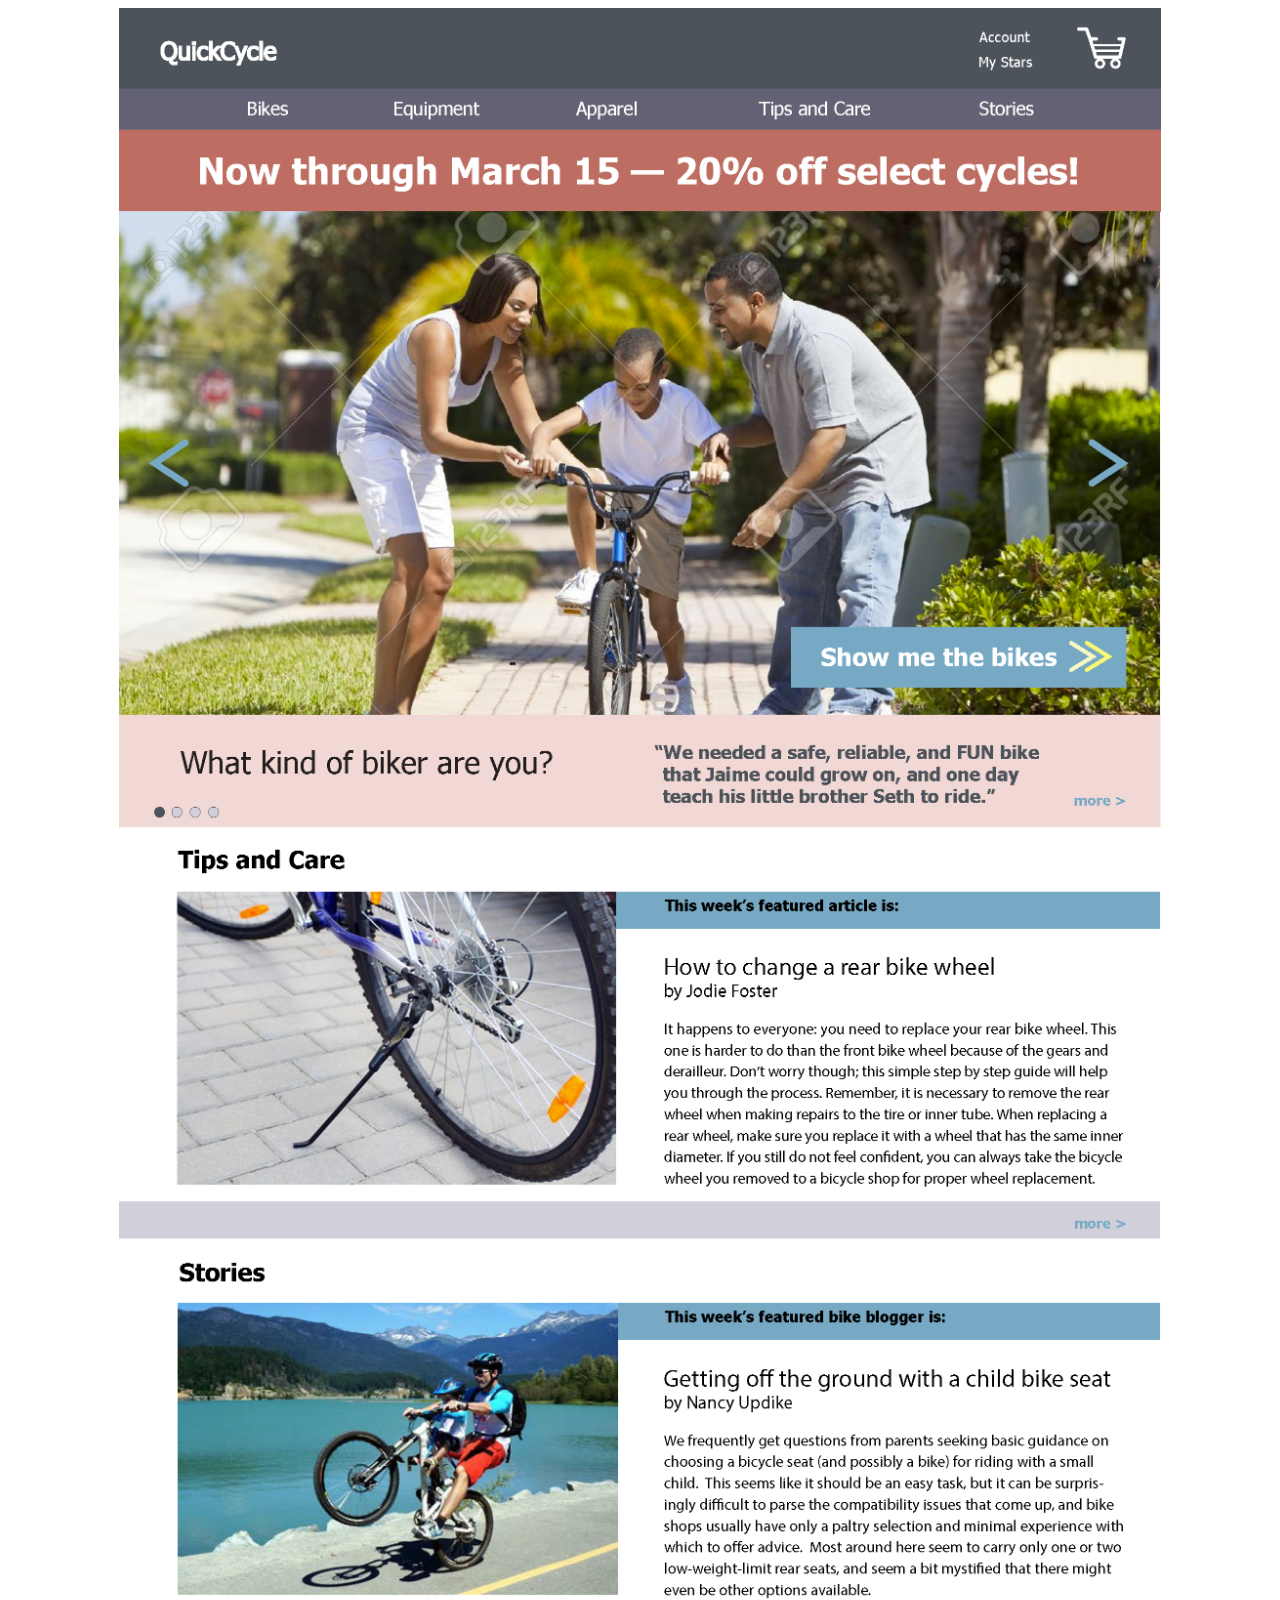
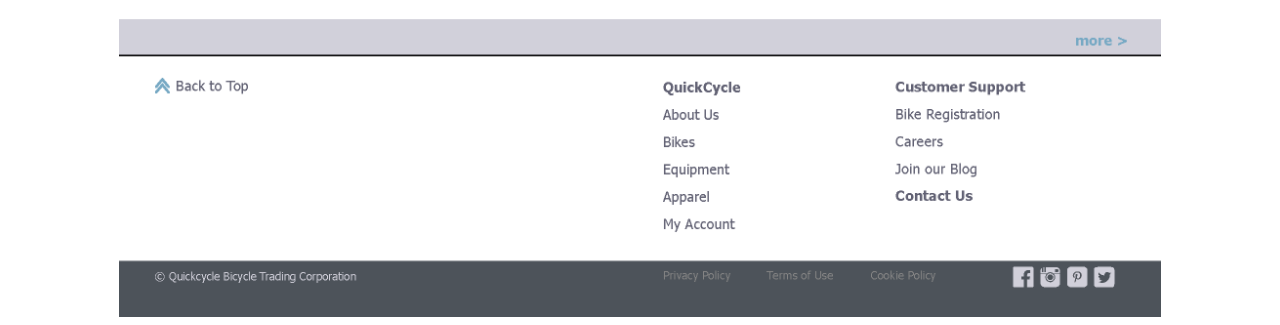
<file: index.html>
<DOCTYPE! html>
<html>
<head>
	<title>Quick Cycle</title>
	<link rel="stylesheet" type="text/css" href="stylesheet.css">

	<style type="text/css">
		a.btn-bike-category-2 {
			top: 780px;
			left: 953px;
			width: 54px;
			height: 25px;
		}

		a.btn-home-page-top {
			top: 1665px;
			left: 33px;
			width: 100px;
			height: 24px;
		}

		a.btn-bike-category-home {
			top: 620px;
			left: 675px;
			width: 335px;
			height: 60px;
		}

		a.btn-bike-search-homepage {
			top: 90px;
			left: 125px;
			width: 50px;
			height: 24px;
		}
	</style>
</head>

<body>
	<div class="page">
		<img src="images/homepage.png">

		<a class="btn-home-page" href="index.html">Home Page</a>
			<!--header logo-->
		<a class="btn-bike-search-homepage" href="bikesearch.html"> Bike Search </a>
			<!--"Bikes" in header bar-->
		<a class="btn-bike-category-home" href="bikecategory.html"> Kids' Bikes</a>
			<!--button on slider-->
		<a class="btn-bike-category-2" href="bikecategory.html"> Kids' Bikes</a>
			<!--more info-->
		<a class="btn-home-page-top" href="index.html">Home Page</a>
			<!--back to top-->
	</div>

</body>
</html>
</file>
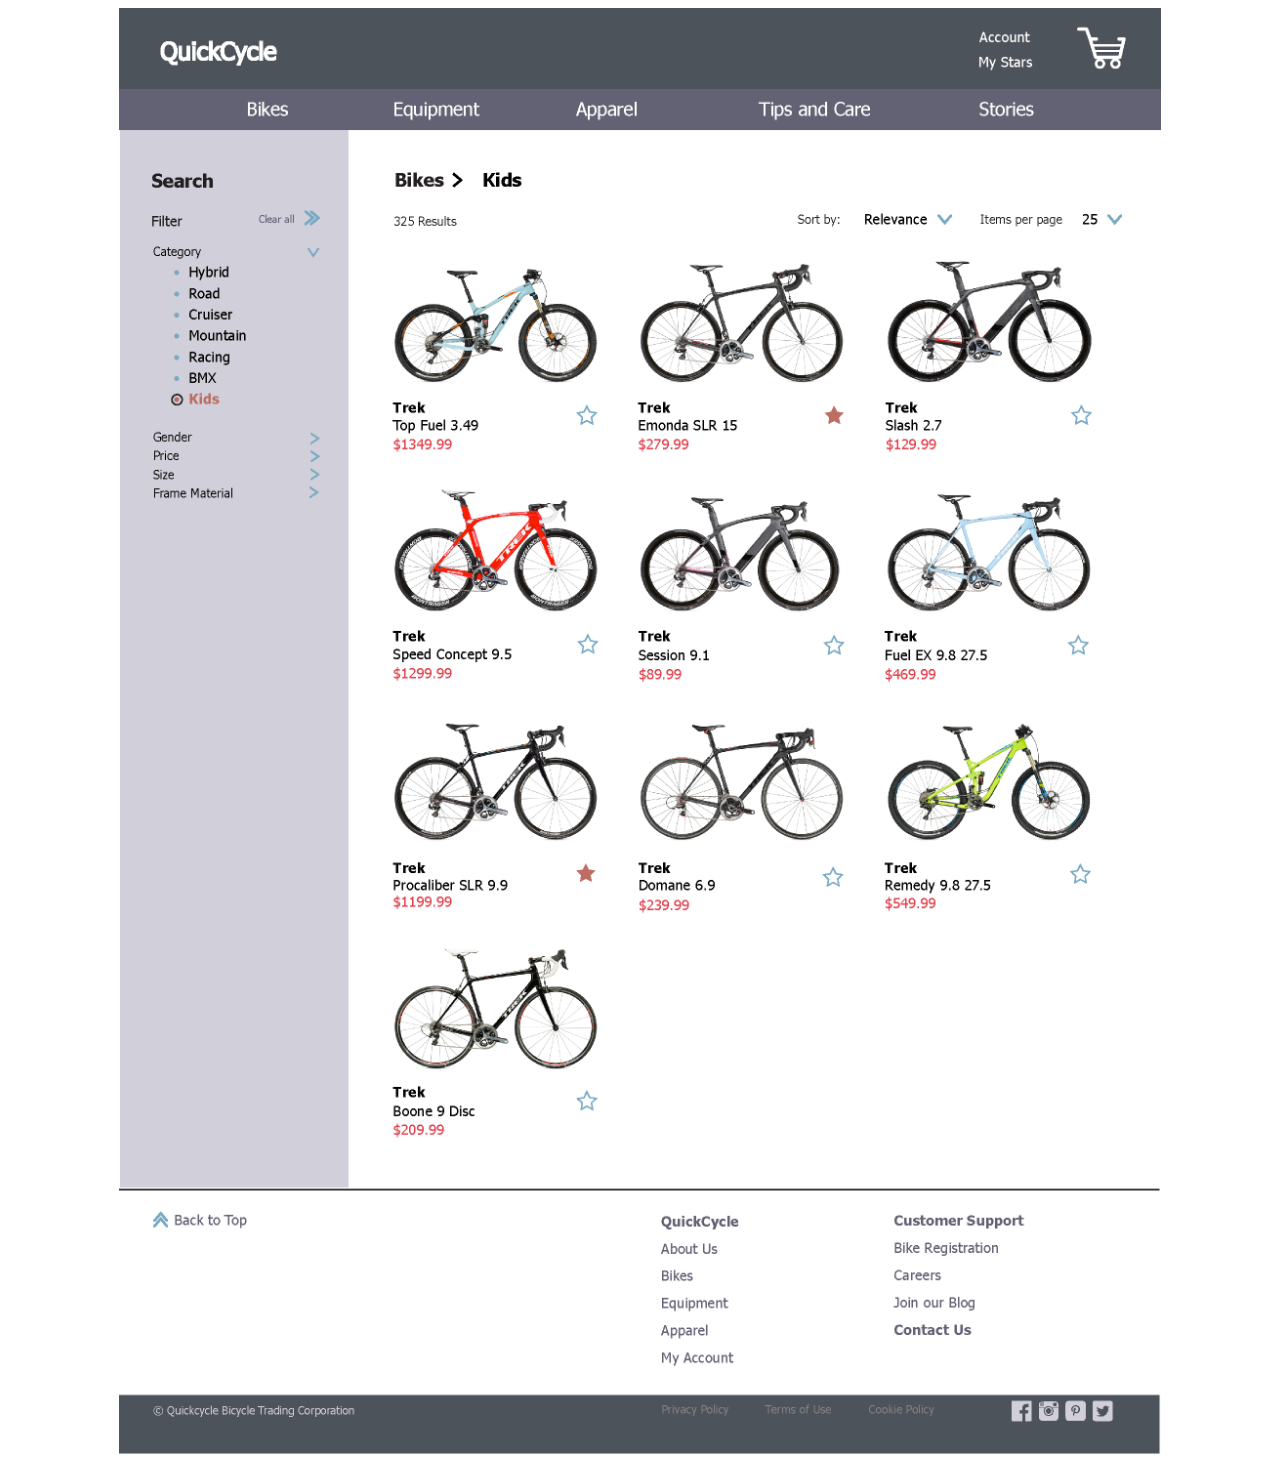
<file: bikecategory.html>
<!DOCTYPE html>
<html>
<head>
	<title>Kids' Bikes</title>
	<link rel="stylesheet" type="text/css" href="stylesheet.css">
	
	<style type="text/css">
		a.btn-bike-category-top {
			top: 1200px;
			left: 33px;
			width: 100px;
			height: 22px;
		}

	</style>

</head>

<body>
	<div class="page">
		<img src="images/bike_category.png">

		<a class="btn-home-page" href="index.html">Home Page</a>
			<!--Quickcycle logo-->
		<a class="btn-bike-detail" href="bikedetail.html">Elontra </a>
			<!--bike picture-->
		<a class="btn-sort-order" href="bikecategory2.html"></a>
			<!--Bikes shown sort order-->
		<a class="btn-all-filters" href="bikecategory3.html">See All Filters</a>
			<!--double arrow on side filter bar to see all filter categories-->
		<a class="btn-bike-search-header" href="bikesearch.html">Bike Search</a>
			<!--back to overall search page; on bike header-->
		<a class="btn-bike-search" href="bikesearch.html">Bike Search</a>
			<!--back to overall search page; on bike category section-->
		<a class="btn-bike-category-top" href="bikecategory.html"> Kids' Bikes</a>
			<!--set in "back to top" section at bottom of page-->


</body>
</html>
</file>
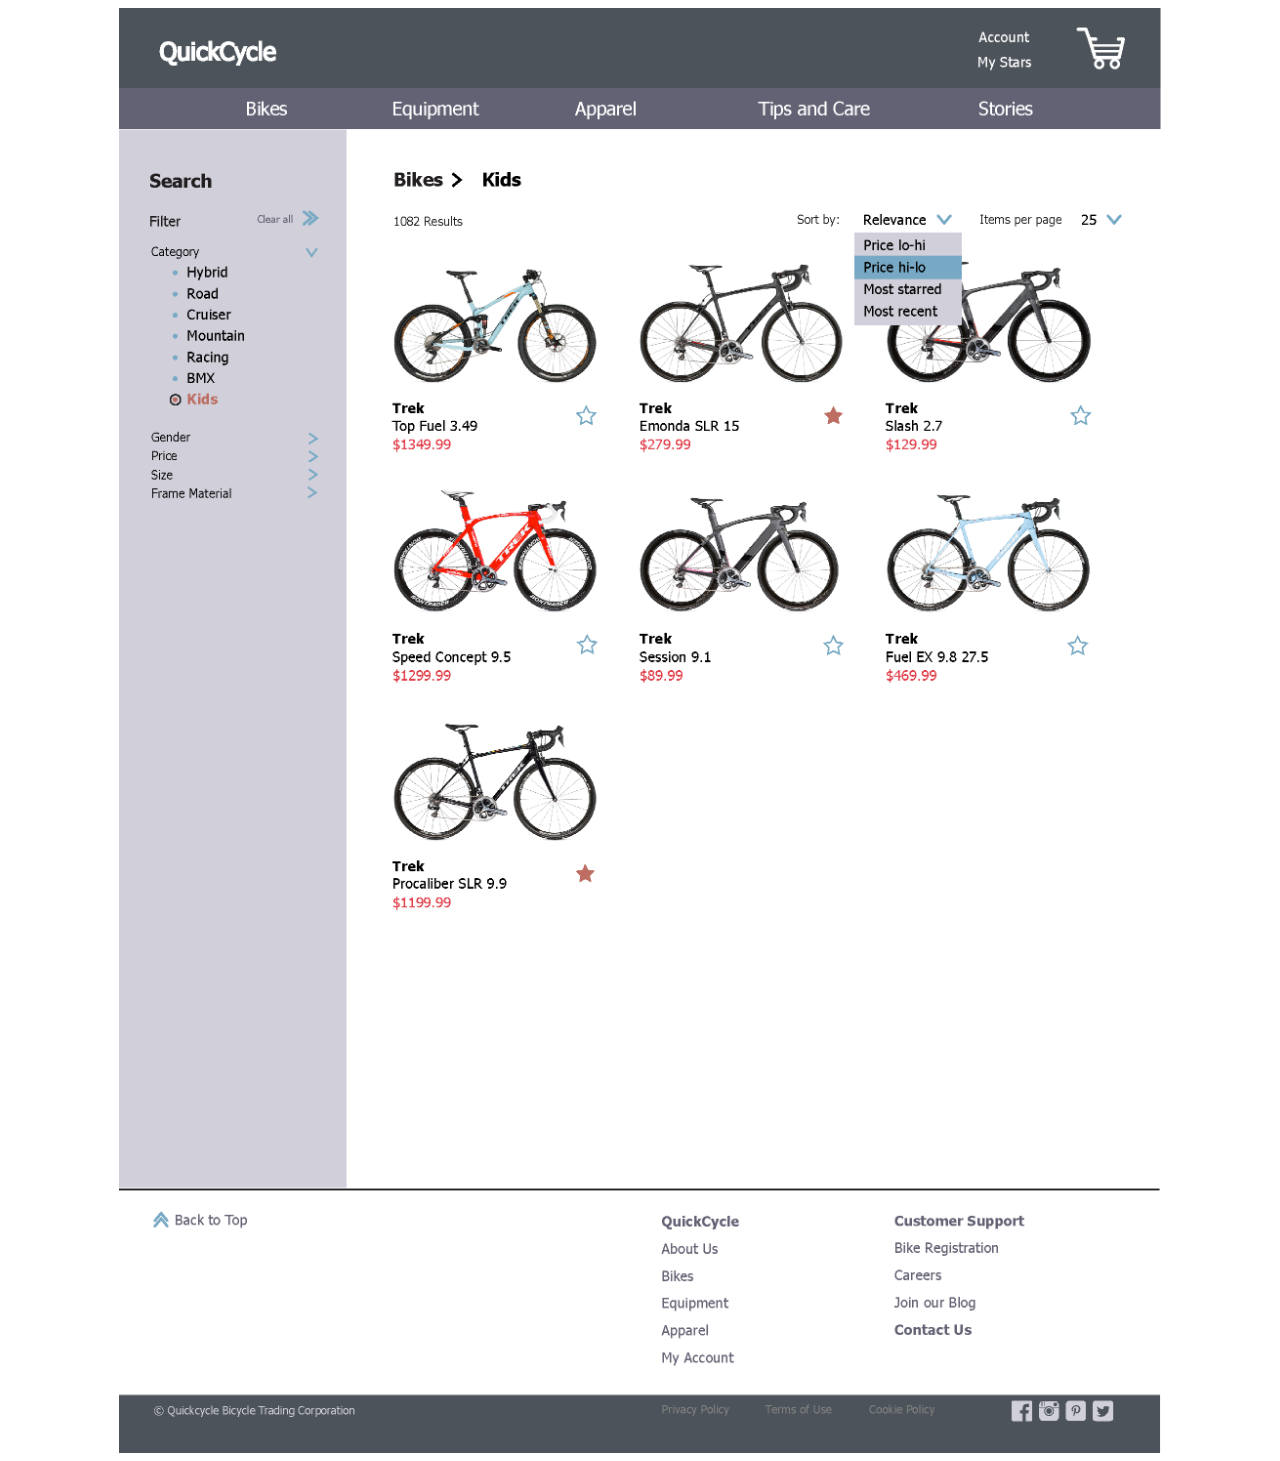
<file: bikecategory2.html>
<DOCTYPE! html>
<html>
<head>
	<title>Kids' Bikes</title>
	<link rel="stylesheet" type="text/css" href="stylesheet.css">

	<style type="text/css">
		a.btn-bike-category-2-top {
			top: 1200px;
			left: 33px;
			width: 100px;
			height: 22px;
		}

	</style>

</head>

<body>
	<div class="page">
	<img src="images/bike_category_2.png">

		<a class="btn-home-page" href="index.html">Home Page</a>
			<!--Quickcycle logo-->
		<a class="btn-bike-detail" href="bikedetail.html">Elontra </a>
			<!--bike picture-->
		<a class="btn-bike-category-back" href="bikecategory.html"></a>
			<!--click "Kids" go back to category-->
		<a class="btn-all-filters" href="bikecategory3.html">See All Filters</a>
			<!--double arrow on side filter bar to see all filter categories-->
		<a class="btn-bike-search-header" href="bikesearch.html">Bike Search</a>
			<!--back to overall search page; on bike header-->
		<a class="btn-bike-search" href="bikesearch.html">Bike Search</a>
			<!--back to overall search page; on bike category section-->
		<a class="btn-bike-category-2-top" href="bikecategory2.html"> Kids' Bikes</a>
			<!--set in "back to top" section at bottom of page-->
</body>
</html>
</file>
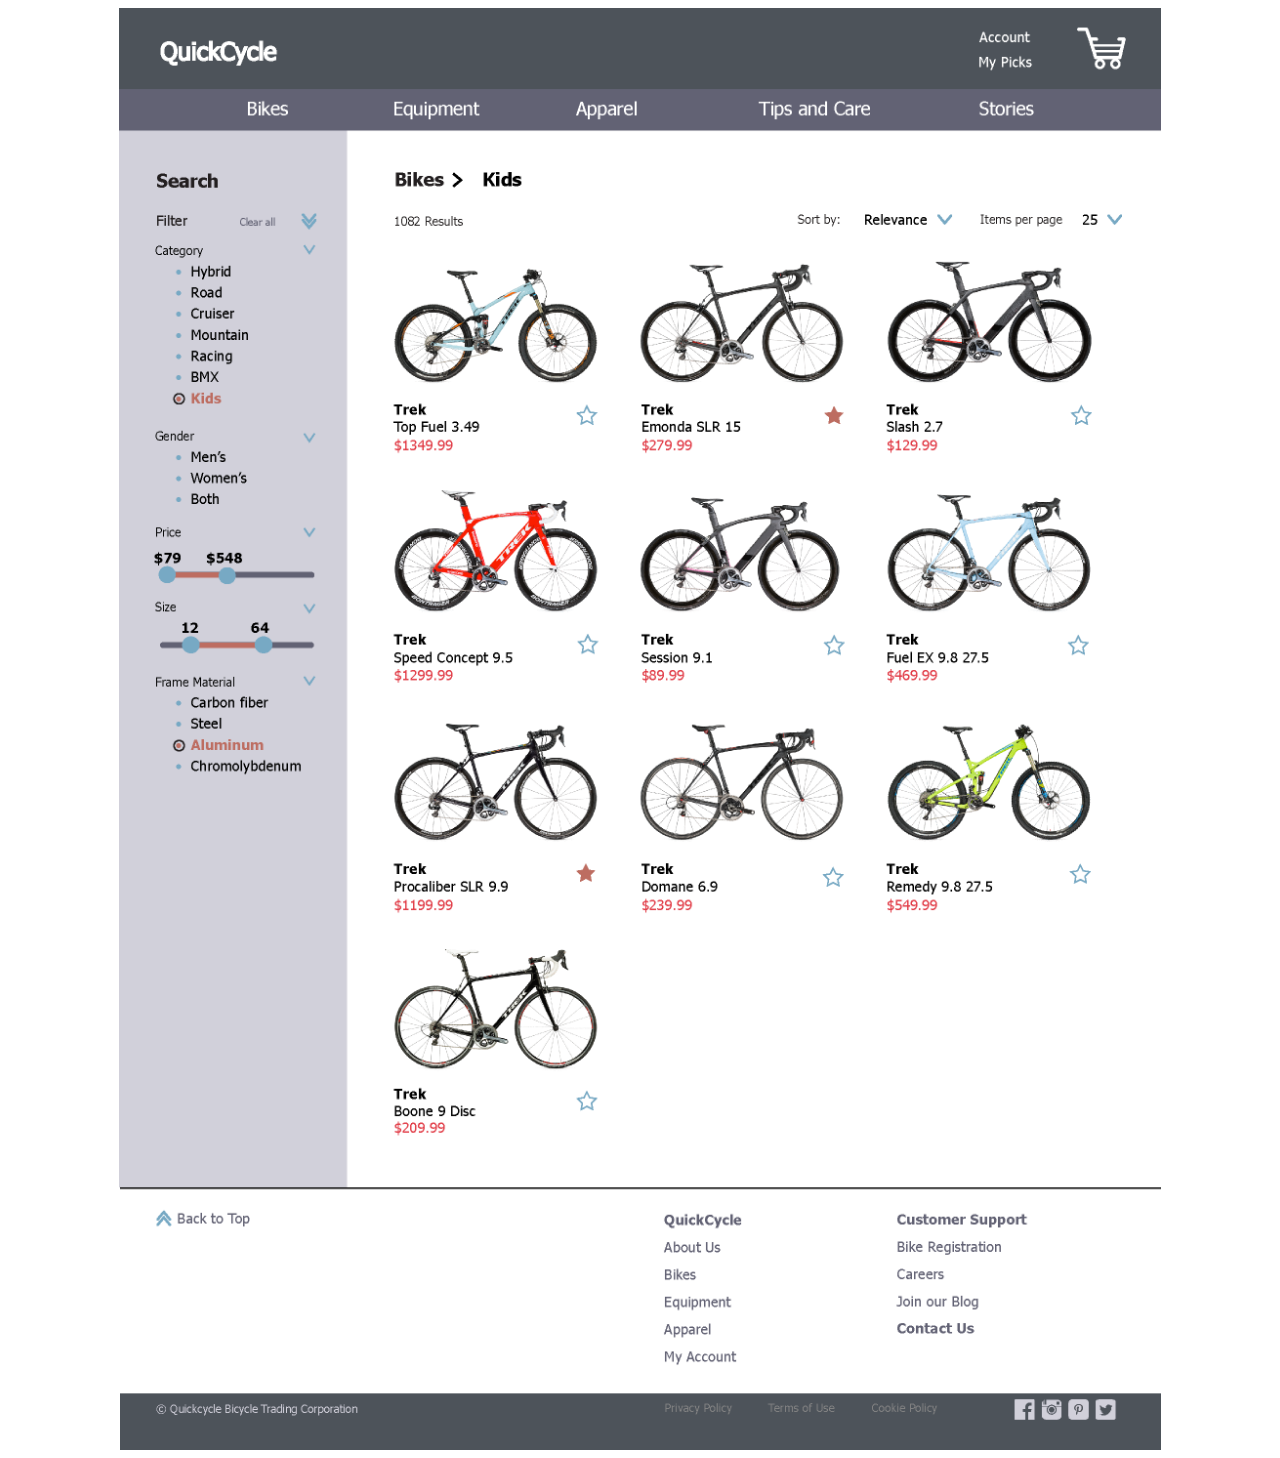
<file: bikecategory3.html>
<DOCTYPE! html>
<html>
<head>
	<title>Kids' Bikes</title>
	<link rel="stylesheet" type="text/css" href="stylesheet.css">
	<style type="text/css">
		a.btn-bike-category-3-top {
			top: 1200px;
			left: 33px;
			width: 100px;
			height: 22px;
		}

	</style>

</head>

<body>
	<div class="page">
		<img src="images/bike_category_3.png">

		<a class="btn-home-page" href="index.html">Home Page</a>
			<!--Quickcycle logo-->
		<a class="btn-bike-detail" href="bikedetail.html">Elontra </a>
			<!--bike picture-->
		<a class="btn-bike-category-back" href="bikecategory.html"></a>
			<!--click "Kids" go back to category-->
		<a class="btn-bike-search-header" href="bikesearch.html">Bike Search</a>
			<!--back to overall search page; on bike header-->
		<a class="btn-bike-search" href="bikesearch.html">Bike Search</a>
			<!--back to overall search page; on bike category section-->
		<a class="btn-sort-order" href="bikecategory4.html"></a>
			<!--Sort order of bikes shown plus all filters-->
		<a class="btn-bike-category-3-top" href="bikecategory3.html"> Kids' Bikes</a>
			<!--set in "back to top" section at bottom of page-->

</body>
</html>
</file>
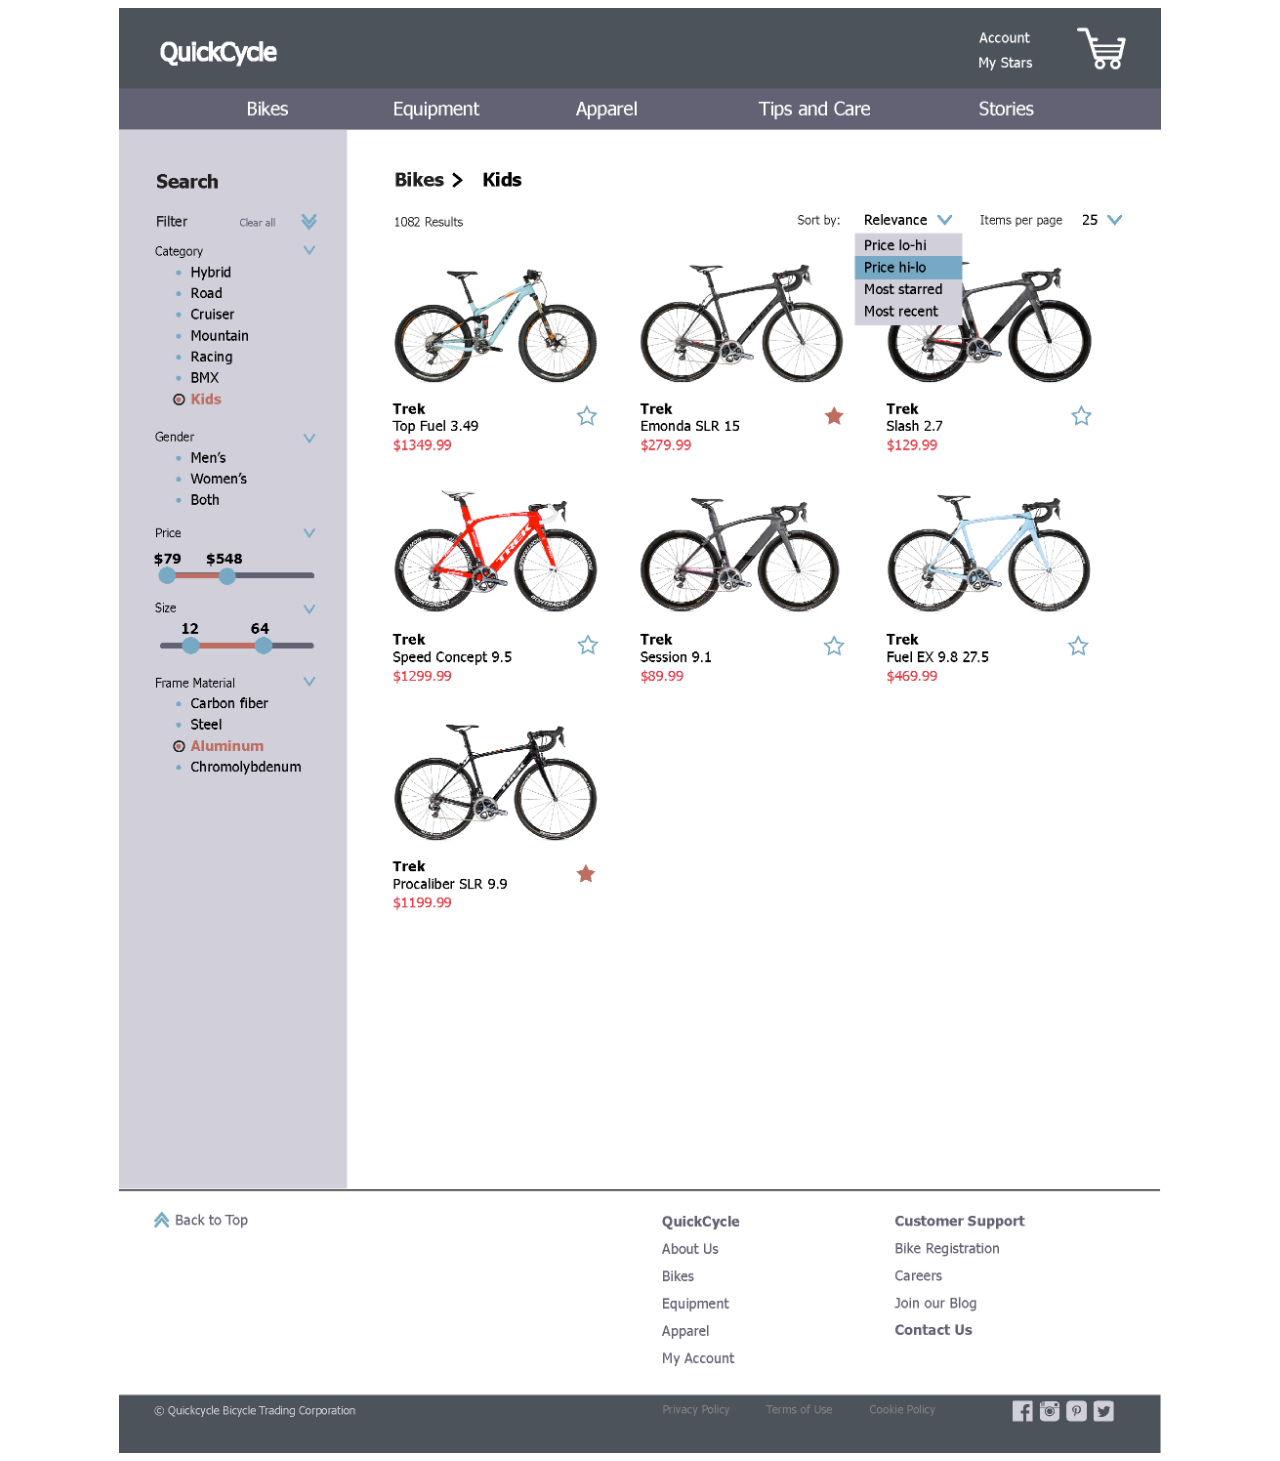
<file: bikecategory4.html>
<DOCTYPE! html>
<html>
<head>
	<title>Kids' Bikes</title>
	<link rel="stylesheet" type="text/css" href="stylesheet.css">
	<style type="text/css">
		a.btn-bike-category-4-top {
			top: 1200px;
			left: 33px;
			width: 100px;
			height: 22px;
		}

	</style>

</head>

<body>
	<div class="page">
		<img src="images/bike_category_4.png">

		<a class="btn-home-page" href="index.html">Home Page</a>
			<!--Quickcycle logo-->
		<a class="btn-bike-detail" href="bikedetail.html">Elontra </a>
			<!--bike picture-->
		<a class="btn-bike-category-back" href="bikecategory.html"></a>
			<!--click "Kids" go back to category-->
		<a class="btn-bike-search-header" href="bikesearch.html">Bike Search</a>
			<!--back to overall search page; on bike header-->
		<a class="btn-bike-search" href="bikesearch.html">Bike Search</a>
			<!--back to overall search page; on bike category section-->
		<a class="btn-bike-category-4-top" href="bikecategory4.html"> Kids' Bikes</a>
			<!--set in "back to top" section at bottom of page-->


</body>
</html>
</file>
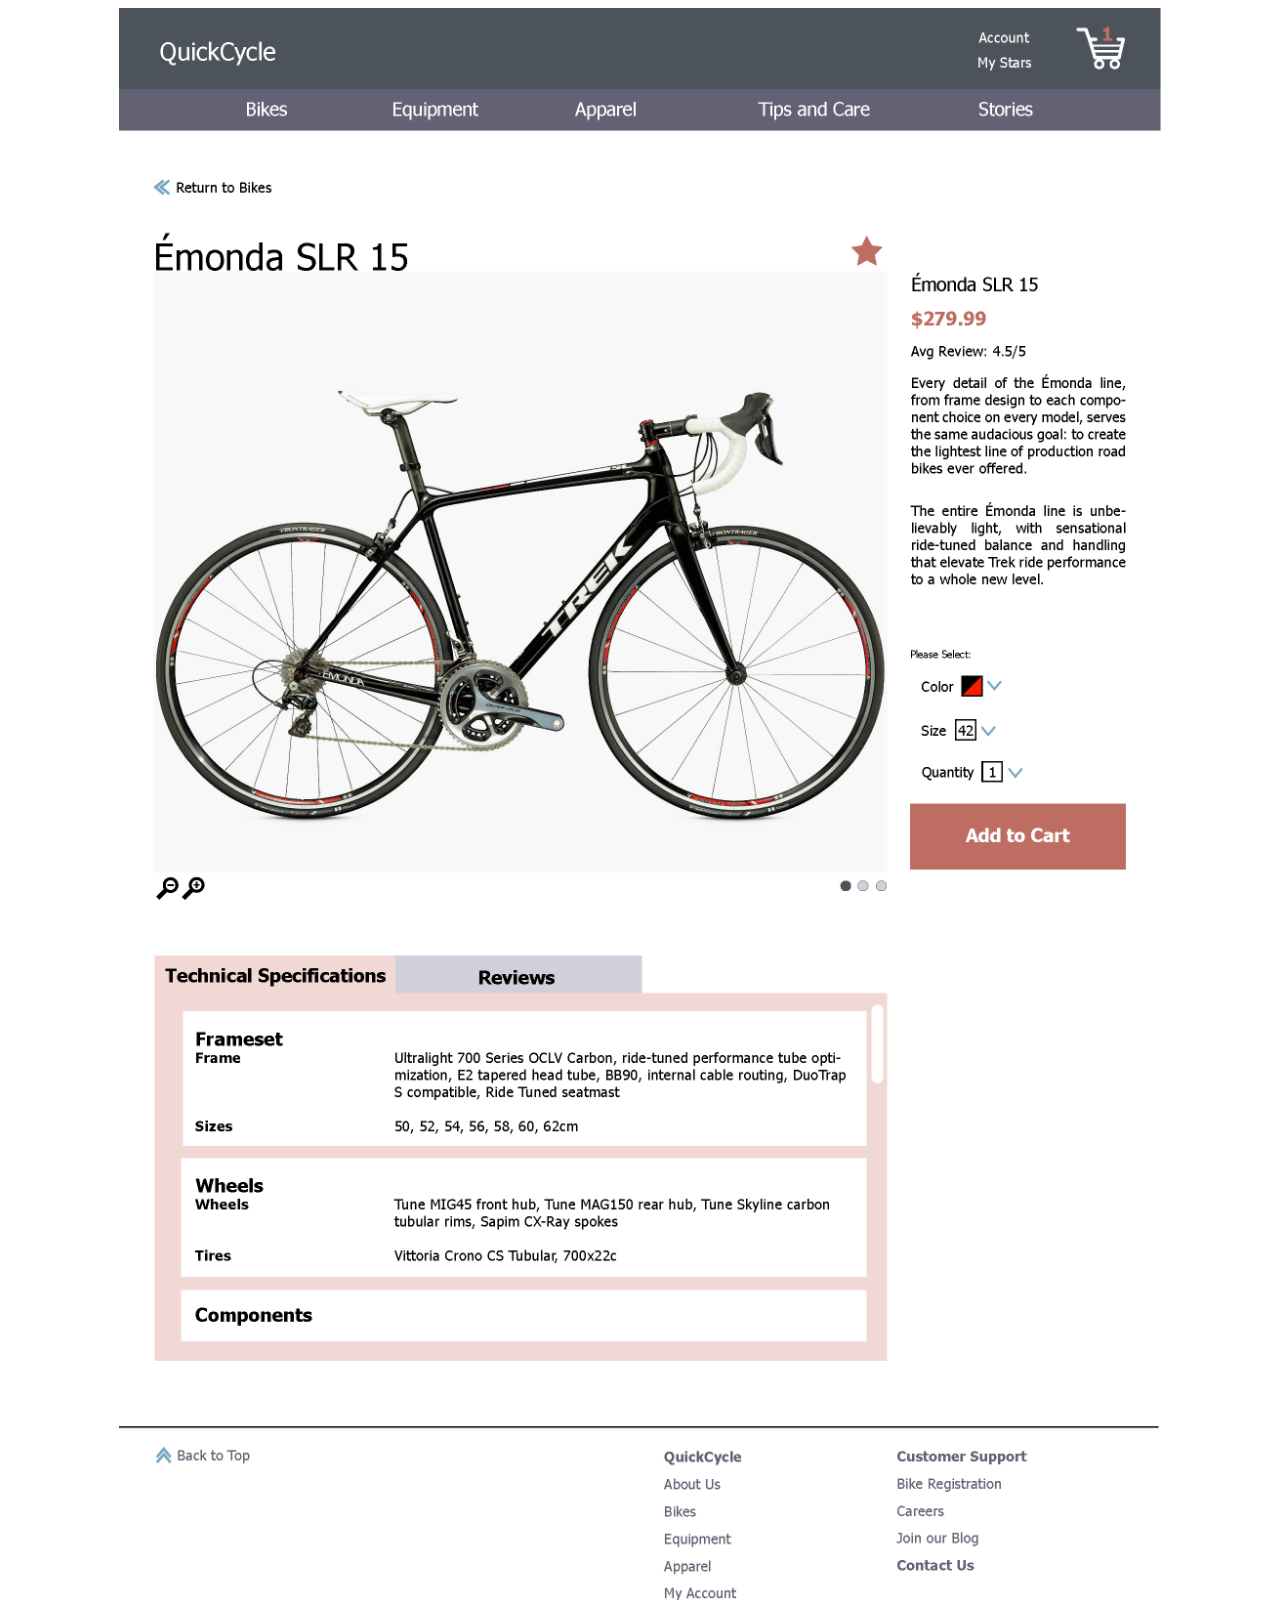
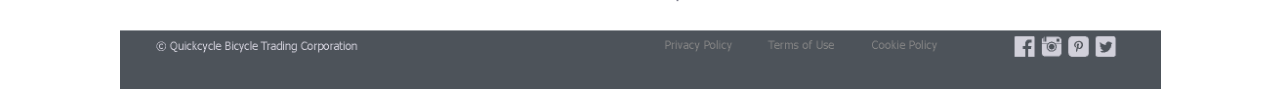
<file: bikedetail.html>
<DOCTYPE! html>
<html>
<head>
	<title>Emonda SLR 15</title>
	<link rel="stylesheet" type="text/css" href="stylesheet.css">

	<style type="text/css">
		a.btn-bike-detail-top {
			top: 1436px;
			left: 33px;
			width: 100px;
			height: 22px;
		}

		/*from detail page to review tab only */
		a.btn-reviews {
			top: 948px;
			left: 277px;
			width: 245px;
			height: 38px;
		}

	</style>
</head>

<body>
	<div class="page">
		<img src="images/bike_detail.png">
		<a class="btn-home-page" href="index.html">Home Page</a>
			<!--Quickcycle logo-->
		<a class="btn-bike-search-header" href="bikesearch.html">Bike Search</a>
			<!--back to overall search page; on bike header-->
		<a class="btn-return-to-bikes" href="bikecategory.html"> Kids' Bikes</a>
			<!--back button-->
		<a class="btn-reviews" href="bikedetail2.html"></a>
			<!--open reviews tab-->
		<a class="btn-bike-detail-top" href-"bikedetail.html">Back to Top</a>
			<!--set in "back to top" section at bottom of page-->


</body>
</html>
</file>
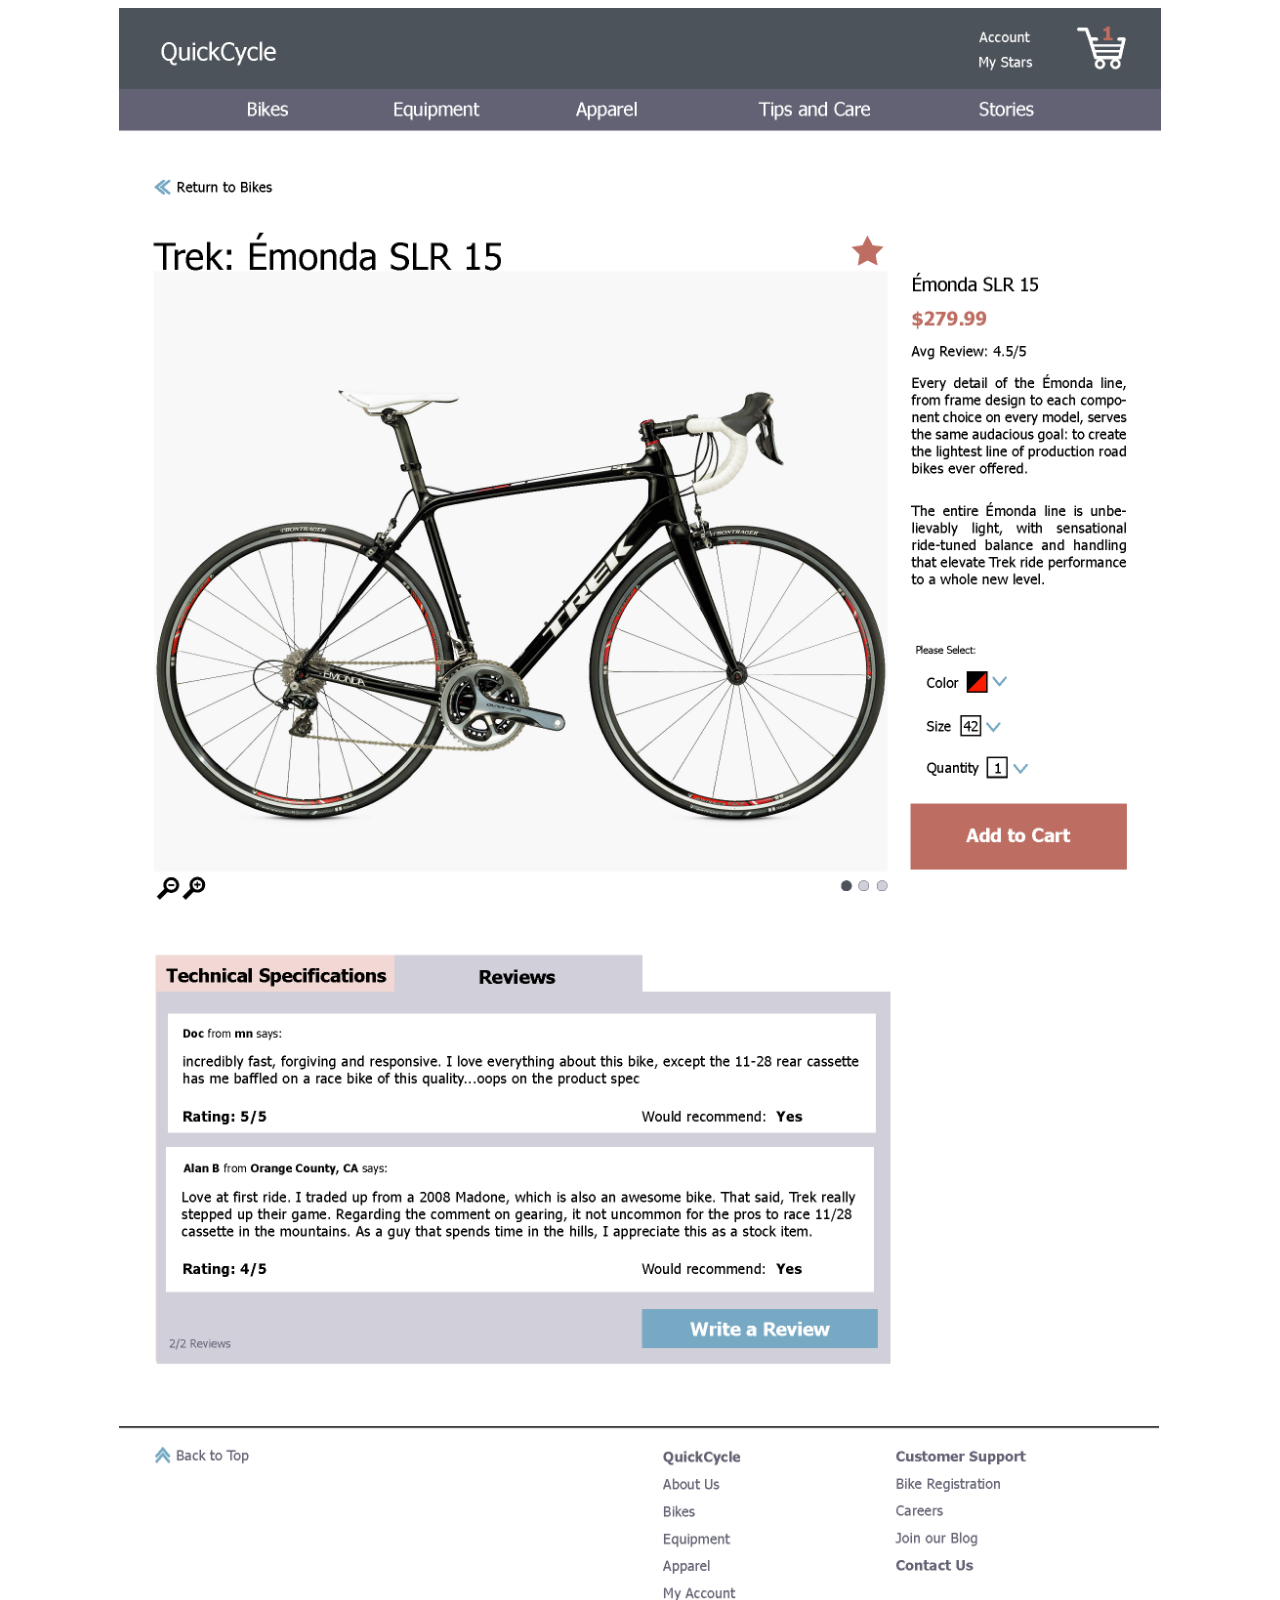
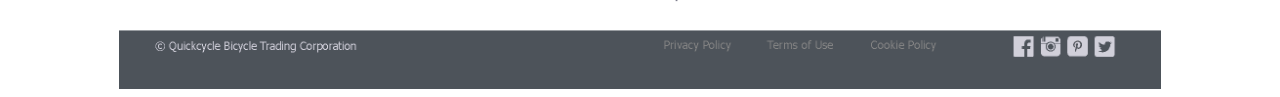
<file: bikedetail2.html>
<DOCTYPE! html>
<html>
<head>
	<title>Emonda SLR 15</title>
	<link rel="stylesheet" type="text/css" href="stylesheet.css">

	<style type="text/css">
	/*from detail page 2 back to technical specs tab only */
	a.btn-bike-detail-2-top {
			top: 1436px;
			left: 33px;
			width: 100px;
			height: 22px;
		}

	a.btn-techspecs {
		top: 948px;
		left: 35px;
		width: 245px;
		height: 38px;
	}
	</style>

</head>

<body>
	<div class="page">
		<img src="images/bike_detail_2.png">

		<a class="btn-home-page" href="index.html">Home Page</a>
			<!--Quickcycle logo-->
		<a class="btn-bike-search-header" href="bikesearch.html">Bike Search</a>
			<!--back to overall search page; on bike header-->
		<a class="btn-return-to-bikes" href="bikecategory.html"> Kids' Bikes</a>
			<!--back button-->
		<a class="btn-techspecs" href="bikedetail.html"></a>
			<!--open tech specs tab; back to bike detail 1-->
		<a class="btn-bike-detail-2-top" href="bikedetail2.html"></a>
			<!--back to top-->


</body>
</html>
</file>
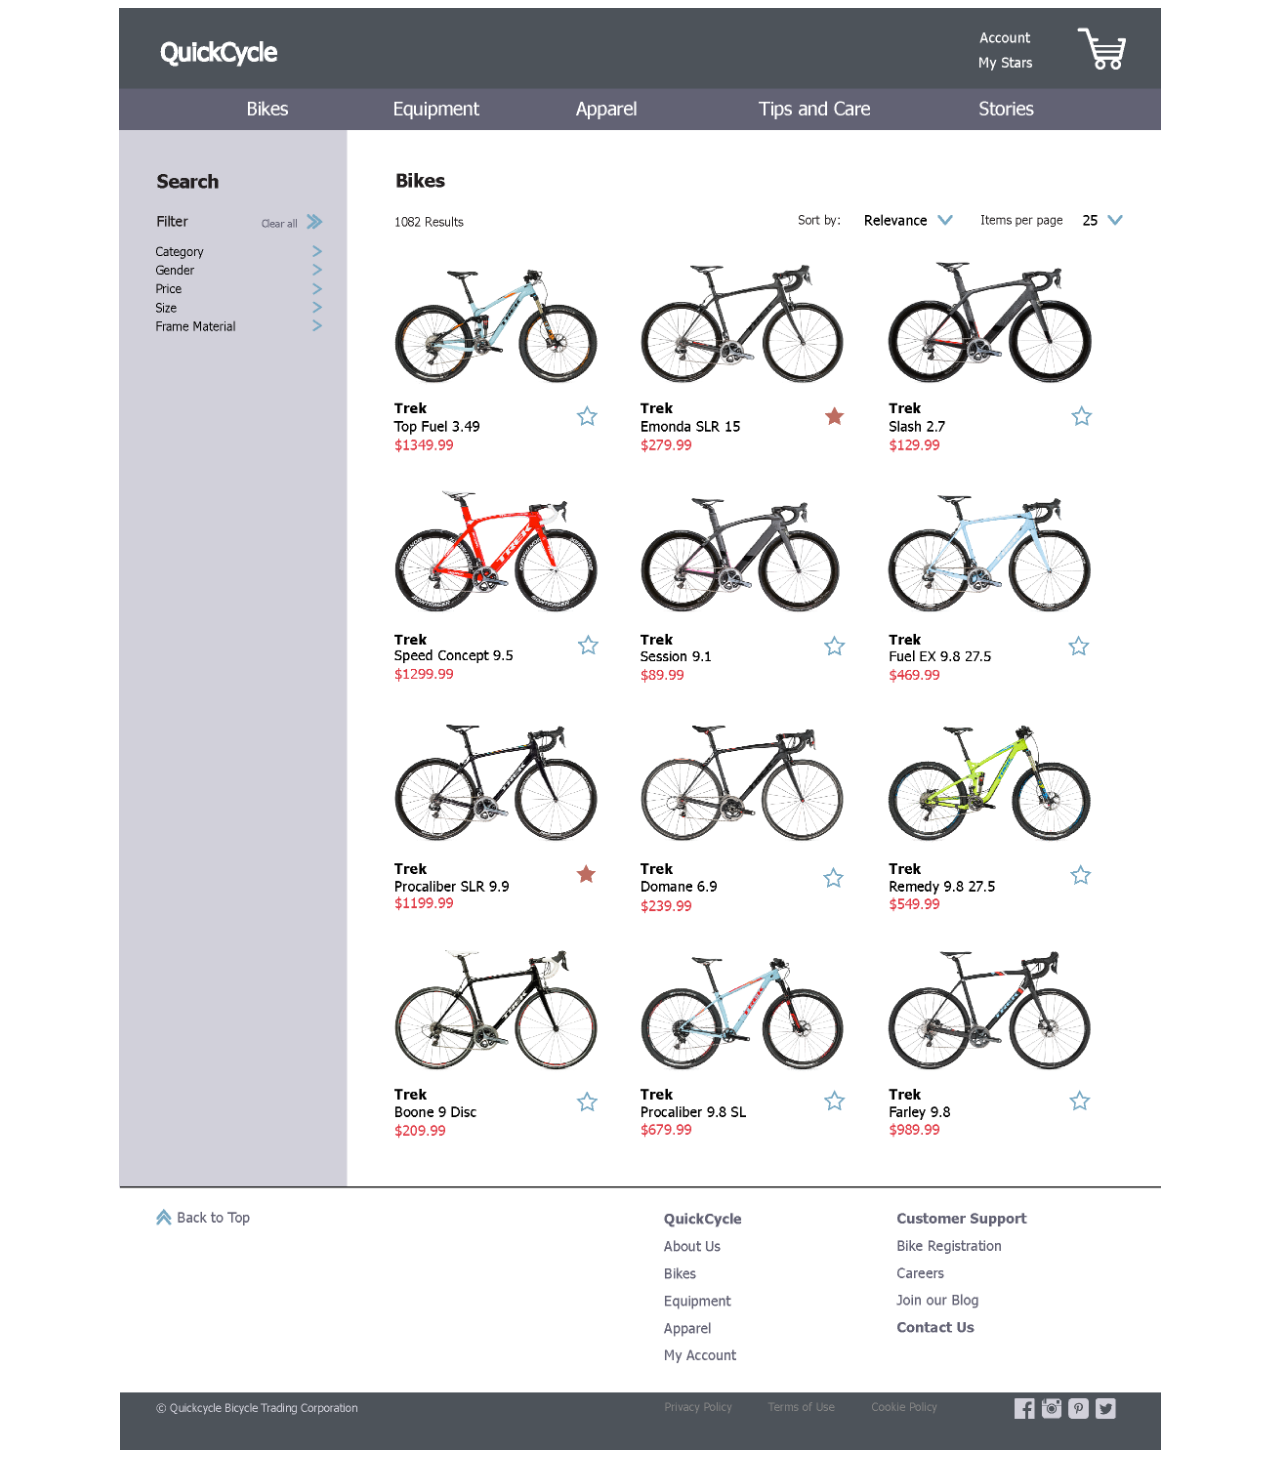
<file: bikesearch.html>
<DOCTYPE! html>
<html>
<head>
	<title>Bike Search</title>
	<link rel="stylesheet" type="text/css" href="stylesheet.css">

	<style type="text/css">
		a.btn-bike-search-top {
			top: 1200px;
			left: 33px;
			width: 100px;
			height: 22px;
		}

	</style>
</head>

<body>
	<div class="page">
		<img src="images/bike_search.png">

		<a class="btn-home-page" href="index.html">Home Page</a>
			<!--Quickcycle logo-->
		<a class="btn-bike-category" href="bikecategory.html"> Kids' Bikes</a>
			<!--down arrow in search bar-->
		<a class="btn-all-filters" href="bikecategory3.html">See All Filters</a>
			<!--double arrow on side filter bar to see all filter categories-->
		<a class="btn-bike-detail" href="bikedetail.html">Emonda SLR 15 </a>
			<!--bike picture-->
		<a class="btn-bike-search-top" href="bikesearch.html"> Bike Search </a>
			<!--Back to top-->


</body>
</html>
</file>
<file: stylesheet.css>
.page {
	width: 1042px;
	margin: auto;
	position: relative;
}

.page:hover a {
	/*looking for anchor tags when page is hovered*/
		background-color: rgba(155,225,249,0.5);
	/*measures red, green, blue, alpha aka transparency*/
}

img {
	width: 100%;
	/*saying image is 100% width of container, in this case, .page*/
}

a {
	position: absolute;
	text-indent: -9999px;
	/*hack for hiding text that don't want user to see but want in site so that Google can read it*/
	transition: background-color 0.3s;
}

/*types of positioning: fixed, absolute, relative, static
static is default (anything not static turns into a positioning parent)
relative controls relative to where otherwise would have been
	but also even if doesn't give instructions, also means it is a positioning parent
absolute means no positioning if you don't say it (within context of positioning parent)
fixed is in comparison to whole browser*/

/*Quickcycle logo*/
a.btn-home-page {
	top: 30px;
	left: 40px;
	width: 120px;
	height: 24px;
}

/*Bikes in header bar*/
a.btn-bike-search-header {
	top: 89px;
	left: 125px;
	width: 48px;
	height: 25px;
}

/*Back to bikes from category filter*/
a.btn-bike-search {
	top: 160px;
	left: 272px;
	width: 55px;
	height: 24px;
}

/*from bike search (left filter sidebar) to kids bikes*/
a.btn-bike-category {
	top: 236px;
	left:190px;
	width: 15px;
	height: 15px;
}

/*from category 2-4 page back to category*/
a.btn-bike-category-back {
	top: 160px;
	left: 360px;
	width: 45px;
	height: 24px;
}

/*applies to search and category pages; click Emonda*/
a.btn-bike-detail {
	top: 250px;
	left: 520px;
	width: 205px;
	height: 200px;
}

/*applies to search and category pages; double arrow to see all filters*/
a.btn-all-filters {
	top: 200px;
	left: 182px;
	width: 23px;
	height: 23px;
}

/*from category page to drop down menu only*/
	a.btn-sort-order {
		top: 200px;
		left: 740px;
		width: 100px;
		height: 24px;
	}

/*applies to detail pages; back button*/
a.btn-return-to-bikes {
	top: 165px;
	left: 32px;
	width: 125px;
	height: 26px;
}
</file>
